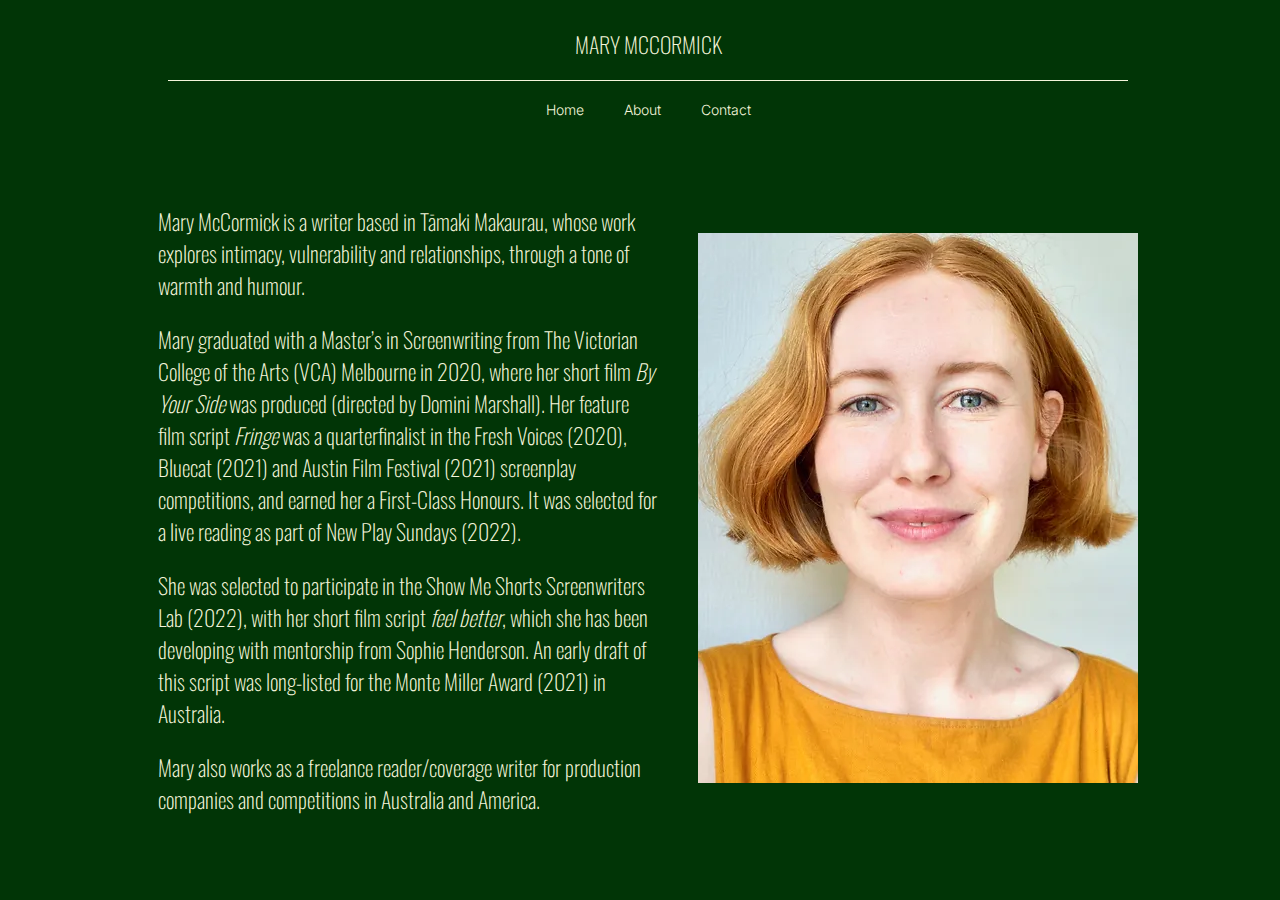
<file: index.html>
<!DOCTYPE html>
<html lang="en">

<head>
    <meta charset="UTF-8">
    <meta name="viewport" content="width=device-width, initial-scale=1.0">
    <link rel="preconnect" href="https://fonts.googleapis.com">
    <link rel="preconnect" href="https://fonts.gstatic.com" crossorigin>
    <link
    href="https://fonts.googleapis.com/css2?family=Inter:wght@100..900&family=Oswald:wght@200..700&family=Playfair+Display:ital,wght@0,400..900;1,400..900&display=swap"
    rel="stylesheet">
    <link rel="stylesheet" href="style.css">
    <link rel="icon" type="image/x-icon" href="img/pencil.png">
    <title>Mary McCormick</title>
</head>

<body>


    <div class="title">
        <a href="index.html" class="mary-home oswald-main">MARY MCCORMICK</a>
    </div>
    <div class="line-holder">
        <div class="line">
        </div>
    </div>
    <div class="nav inter-heading">
        <div class="home-link">
            <a href="index.html" class="a-home">Home</a>
        </div>
        <div class="about-link">
            <a href="index.html" class="a-about">About</a>
        </div>
        <div class="contact-link">
            <a href="contact.html" class="a-contact">Contact</a>
        </div>
    </div>
    <div class="main">
        <div class="blurb">
            <span class="blurb-text oswald-main"><p >Mary McCormick is a writer based in Tāmaki Makaurau, whose work explores intimacy, vulnerability and relationships, through a tone of warmth and humour.&nbsp;</p>
                <p >Mary graduated with a Master&rsquo;s in Screenwriting from The Victorian College of the Arts (VCA) Melbourne in 2020, where her short film<span>&nbsp;</span><em>By Your Side</em><span>&nbsp;</span>was produced (directed by Domini Marshall). Her feature film script<span>&nbsp;</span><em>Fringe</em><span>&nbsp;</span>was a quarterfinalist in the Fresh Voices (2020), Bluecat (2021) and Austin Film Festival (2021) screenplay competitions, and earned her a First-Class Honours. It was selected for a live reading as part of New Play Sundays (2022).</p>
                <p >She was selected to participate in the Show Me Shorts Screenwriters Lab (2022), with her short film script<span>&nbsp;</span><em>feel better</em>, which she has been developing with mentorship from Sophie Henderson. An early draft of this script was long-listed for the Monte Miller Award (2021) in Australia.</p>
                <p >Mary also works as a freelance reader/coverage writer for production companies and competitions in Australia and America.</p></span>
        </div>
        <div class="photo">
            <img src="img/mary1.webp" alt="" class="mary-photo">
        </div>
    </div>

</body>

</html>
</file>
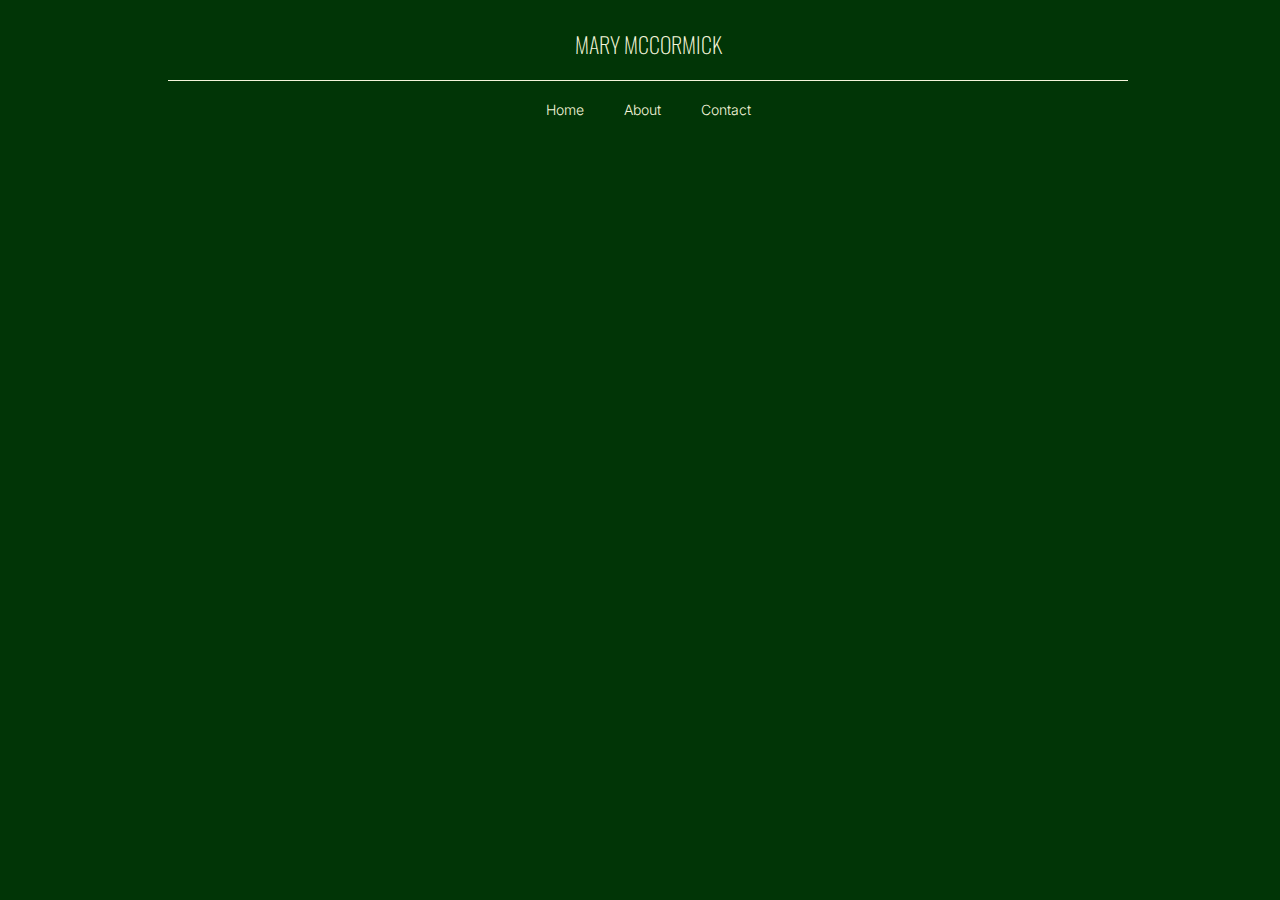
<file: contact.html>
<!DOCTYPE html>
<html lang="en">

<head>
    <meta charset="UTF-8">
    <meta name="viewport" content="width=device-width, initial-scale=1.0">
    <link rel="stylesheet" href="style.css">
    <link rel="preconnect" href="https://fonts.googleapis.com">
    <link rel="preconnect" href="https://fonts.gstatic.com" crossorigin>
    <link
        href="https://fonts.googleapis.com/css2?family=Inter:wght@100..900&family=Oswald:wght@200..700&family=Playfair+Display:ital,wght@0,400..900;1,400..900&display=swap"
        rel="stylesheet">
    <title>Mary McCormick | Writer</title>
</head>

<body>


    <div class="title">
        <a href="index.html" class="mary-home oswald-main">MARY MCCORMICK</a>
    </div>
    <div class="line-holder">
        <div class="line">
        </div>
    </div>
    <div class="nav inter-heading">
        <div class="home-link">
            <a href="index.html" class="a-home">Home</a>
        </div>
        <div class="about-link">
            <a href="index.html" class="a-about">About</a>
        </div>
        <div class="contact-link">
            <a href="contact.html" class="a-contact">Contact</a>
        </div>
    </div>
    <div id="formkeep-embed" data-formkeep-url="https://formkeep.com/p/193dd79eecafbcd871b39754062ac01f?embedded=1"></div>

    <script type="text/javascript" src="https://pym.nprapps.org/pym.v1.min.js"></script>
    <script type="text/javascript" src="https://formkeep-production-herokuapp-com.global.ssl.fastly.net/formkeep-embed.js"></script>
    
    <!-- Get notified when the form is submitted, add your own code below: -->
    <script>
    const formkeepEmbed = document.querySelector('#formkeep-embed')
    
    formkeepEmbed.addEventListener('formkeep-embed:submitting', _event => {
      console.log('Submitting form...')
    })
    
    formkeepEmbed.addEventListener('formkeep-embed:submitted', _event => {
      console.log('Submitted form...')
    })
    </script>

</body>

</html>
</file>
<file: style.css>
@font-face {
    font-family: "Oswald-fallback";
    src: local("Arial Narrow");
    font-size: 16px;
    line-height: 1.7;
    letter-spacing: -0.15px;
    word-spacing: -0.1px;
}

body {
    background-color: rgb(1, 53, 6);
    width: 100vw;
}

a {
    cursor: pointer;
    text-decoration: none;
    color: beige;
}

.line-holder {
    display: flex;
    justify-content: center;
}

.line {
    border-top: 1px solid beige;
    width: 960px;
    margin: auto;
}

.title {
    display: flex;
    justify-content: center;
    padding: 20px;
}

.nav {
    display: flex;
    justify-content: center;
    padding: 20px;
}

.nav>div {
    padding: 0px 20px
}

.mary-photo {
    width: 440px;
    height: 700px;
    object-fit: contain;
    object-position: center center;
    margin: 20px;
}

.blurb {
    width: 500px;
    min-width: 500px;
    margin: 20px;
}

.main {
    display: flex;
    justify-content: center;
    align-items: center;
}

.oswald-main {
    font-family: "Oswald", 'Oswald-fallback', sans-serif;
    font-optical-sizing: auto;
    font-weight: 200;
    font-style: normal;
    font-size: 22px;
    color: beige;
}


.inter-heading {
    font-family: "Inter", sans-serif;
    font-optical-sizing: auto;
    font-weight: 300;
    font-style: normal;
    font-size: 14px;
    color: beige;
}

@media screen and (max-width: 768px) {
    .main {
        flex-direction: column-reverse;
        justify-content: center;
        align-items: center;
    }

    .mary-photo {
        height: 400px;
    }

    .blurb {
        width: 380px;
        min-width: 380px;
    }

    .blurb-text {
        font-size: 20px;
    }

    .inter-heading {
        font-size: 20px;
    }

    .mary-home {
        font-size: 30px;
    }

    .line {
        width: 50%;
    }
}
</file>
